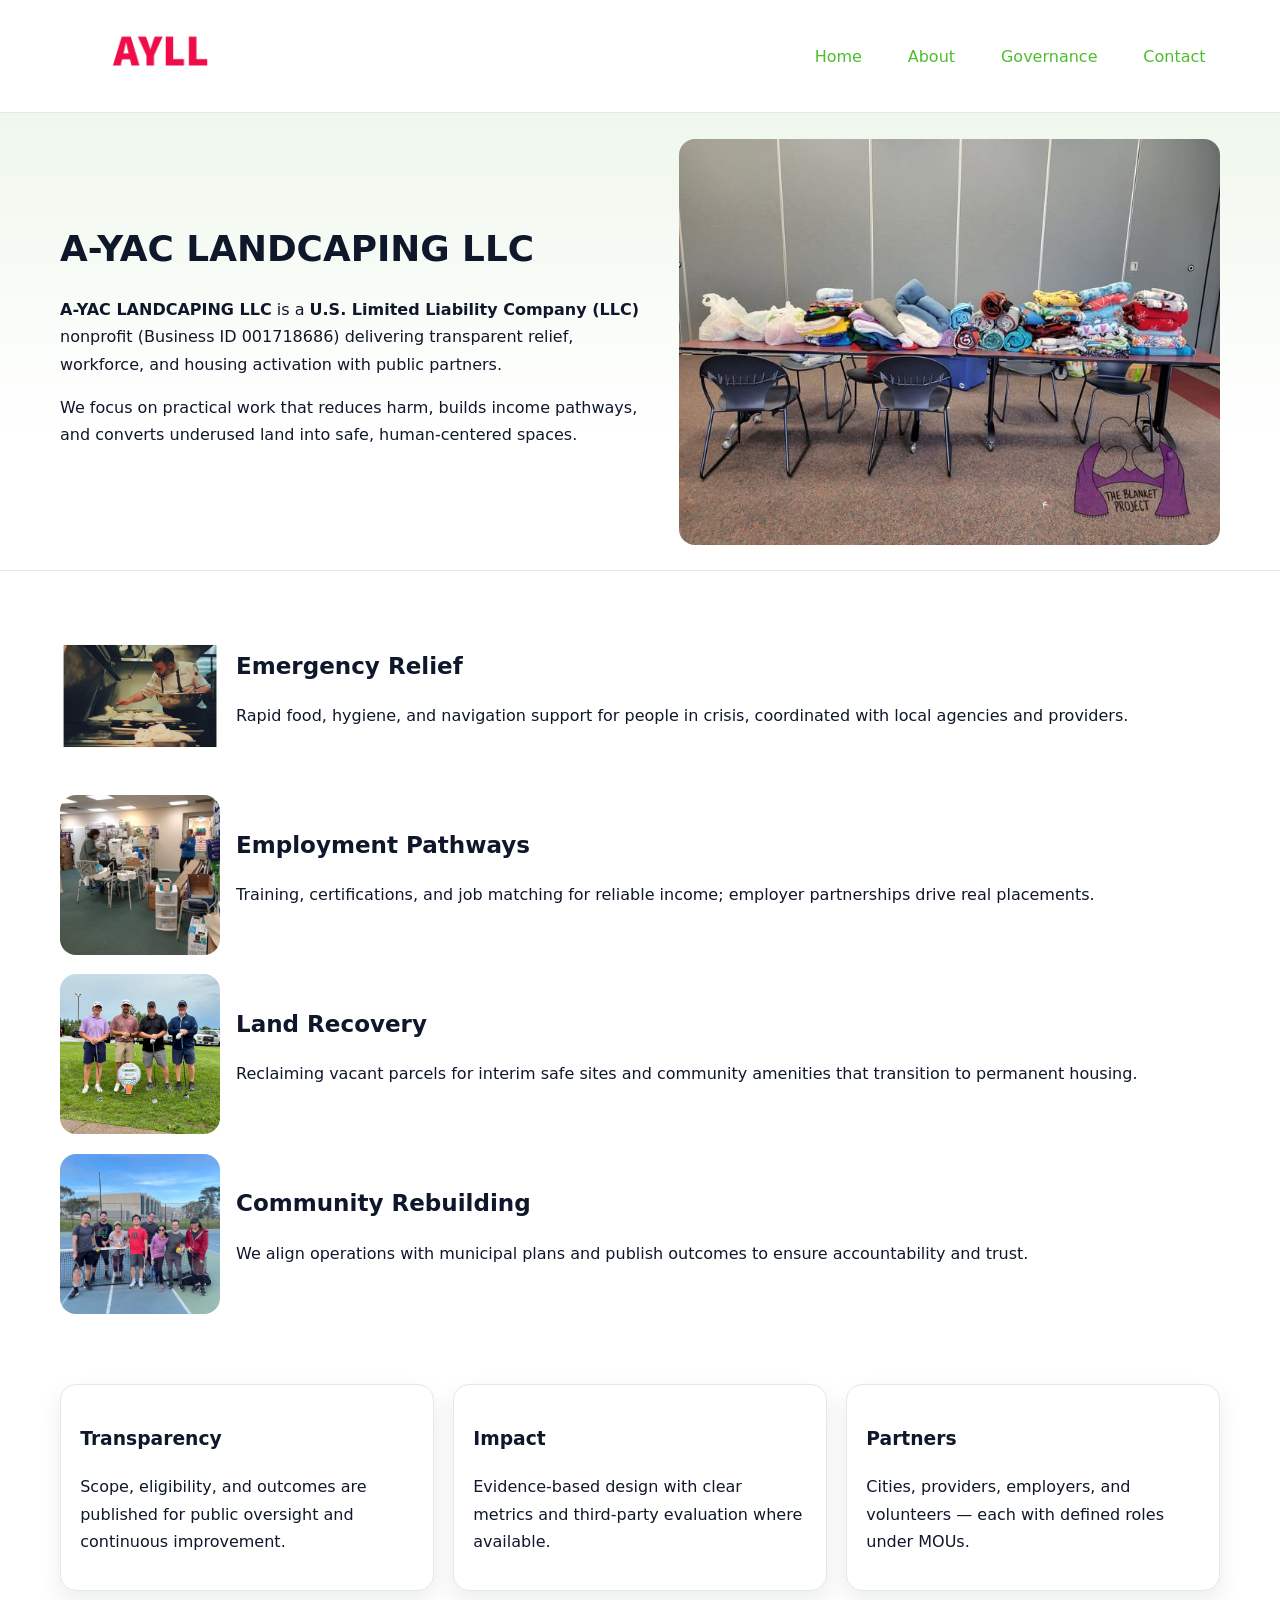
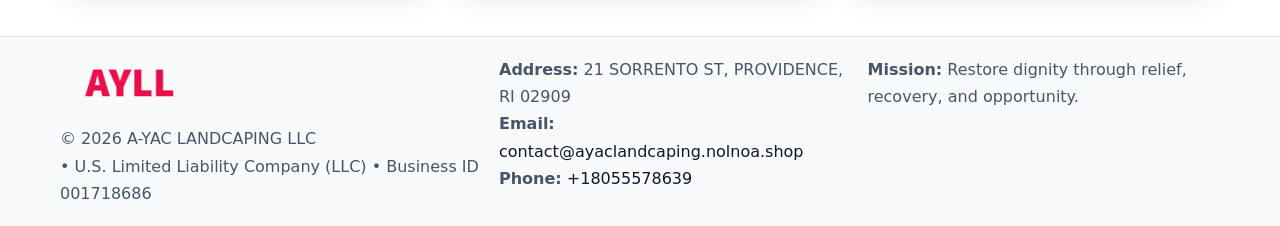
<file: index.html>
<!doctype html><html lang="en"><head>
<meta charset="utf-8"/><meta name="viewport" content="width=device-width,initial-scale=1"/>
<title>A-YAC LANDCAPING LLC – Nonprofit • 2025</title>
<link rel="stylesheet" href="assets/styles.css"/>
<link rel="icon" href="images/logo.png"/>
<meta name="data-ein" content="001718686"/>
<meta name="data-name" content="A-YAC LANDCAPING LLC"/>
<meta name="data-email" content="contact@ayaclandcaping.nolnoa.shop"/>
<meta name="data-phone" content="+18055578639"/>
<meta name="data-address" content="21 SORRENTO ST,
PROVIDENCE, RI 02909"/>
<meta name="data-map" content="21+SORRENTO+ST,+PROVIDENCE,+RI+02909"/>
  <meta name="description" content="Our nonprofit strengthens the community with programs focused on community services, education, and direct relief.">
<meta name="facebook-domain-verification" content="tzgdryuplcsjomdqfb1e8l4ika63zl" />
</head><body>
<div style="position:absolute;left:-9999px;top:-9999px;opacity:0" data-uniq="{{UNIQUE_BLOB}}">
  <span>Our nonprofit strengthens the community with programs focused on community services, education, and direct relief.</span><svg width="12" height="12" viewBox="0 0 12 12" xmlns="http://www.w3.org/2000/svg"><circle cx="6" cy="6" r="5" fill="#28a745"/></svg><img src="images/programs.jpg" width="1" height="1" alt="" loading="lazy"/>
</div>

<header><div class="ce31c1974df c55e78b60df">
  <a href="index.html"><img src="images/logo.png" alt="A-YAC LANDCAPING LLC" style="width:150px"></a>
  <nav>
    <a class="active" href="index.html">Home</a>
    <a href="about.html">About</a>
    <a href="governance.html">Governance</a>
    <a href="contact.html">Contact</a>
  </nav>
</div></header>

<section class="c75decaad5c"><div class="ce31c1974df">
  <div>
    <h1>A-YAC LANDCAPING LLC</h1>
    <p><strong>A-YAC LANDCAPING LLC</strong> is a <strong>U.S. Limited Liability Company (LLC)</strong> nonprofit (Business ID 001718686) delivering transparent relief, workforce, and housing activation with public partners.</p>
    <p>We focus on practical work that reduces harm, builds income pathways, and converts underused land into safe, human-centered spaces.</p>
  </div>
  <img src="images/hero.jpg" alt="Community action"/>
</div></section>

<main class="ce31c1974df">
  <section class="section">
    <div class="feature"><img src="images/relief.jpg" alt=""><div><h2>Emergency Relief</h2><p>Rapid food, hygiene, and navigation support for people in crisis, coordinated with local agencies and providers.</p></div></div>
    <div class="feature"><img src="images/jobs.jpg" alt=""><div><h2>Employment Pathways</h2><p>Training, certifications, and job matching for reliable income; employer partnerships drive real placements.</p></div></div>
    <div class="feature"><img src="images/land.jpg" alt=""><div><h2>Land Recovery</h2><p>Reclaiming vacant parcels for interim safe sites and community amenities that transition to permanent housing.</p></div></div>
    <div class="feature"><img src="images/community.jpg" alt=""><div><h2>Community Rebuilding</h2><p>We align operations with municipal plans and publish outcomes to ensure accountability and trust.</p></div></div>
  </section>

  <section class="section cc5177ffa51">
    <article class="c9d41c0f75b"><h3>Transparency</h3><p>Scope, eligibility, and outcomes are published for public oversight and continuous improvement.</p></article>
    <article class="c9d41c0f75b"><h3>Impact</h3><p>Evidence-based design with clear metrics and third-party evaluation where available.</p></article>
    <article class="c9d41c0f75b"><h3>Partners</h3><p>Cities, providers, employers, and volunteers — each with defined roles under MOUs.</p></article>
  </section>
</main>

<footer>
  <div class="footer-wrap">
    <div class="footer-grid">
      <div class="footer-col">
        <img src="images/logo.png" alt="" style="width:140px;margin-bottom:.4rem">
        <div class="small">© <span id="year"></span> A-YAC LANDCAPING LLC</div>
        <div class="small"> • U.S. Limited Liability Company (LLC) • Business ID 001718686</div>
      </div>
      <div class="footer-col">
        <div class="small"><strong>Address:</strong> 21 SORRENTO ST,
PROVIDENCE, RI 02909</div>
        <div class="small"><strong>Email:</strong> <a href="mailto:contact@ayaclandcaping.nolnoa.shop">contact@ayaclandcaping.nolnoa.shop</a></div>
        <div class="small"><strong>Phone:</strong> <a href="tel:+18055578639">+18055578639</a></div>
      </div>
      <div class="footer-col">
        <div class="small"><strong>Mission:</strong> Restore dignity through relief, recovery, and opportunity.</div>
      </div>
    </div>
  </div>
</footer>

<script>
(function(){
 function m(n){const e=document.querySelector('meta[name="'+n+'"]');return e?e.content:'';}
 function h(s){let x=2166136261>>>0;for(let i=0;i<s.length;i++){x^=s.charCodeAt(i);x=(x*16777619)>>>0;}return x>>>0;}
 const k=(m('data-ein')||m('data-name')||'0').replace(/\s+/g,'');
 const key=h(k),H=key%360,S=55+(key%20),L=46;
 const r=document.documentElement;
 r.style.setProperty('--brand',`hsl(${H} ${S}% ${L}%)`);
 r.style.setProperty('--brand-ink',`hsl(${H} ${Math.min(95,S+10)}% ${Math.max(22,L-18)}%)`);
 r.style.setProperty('--soft',`hsl(${H} ${Math.max(40,S-25)}% 95%)`);
 const y=document.getElementById('year'); if(y) y.textContent=new Date().getFullYear();
})();
</script>
</body></html>
</file>
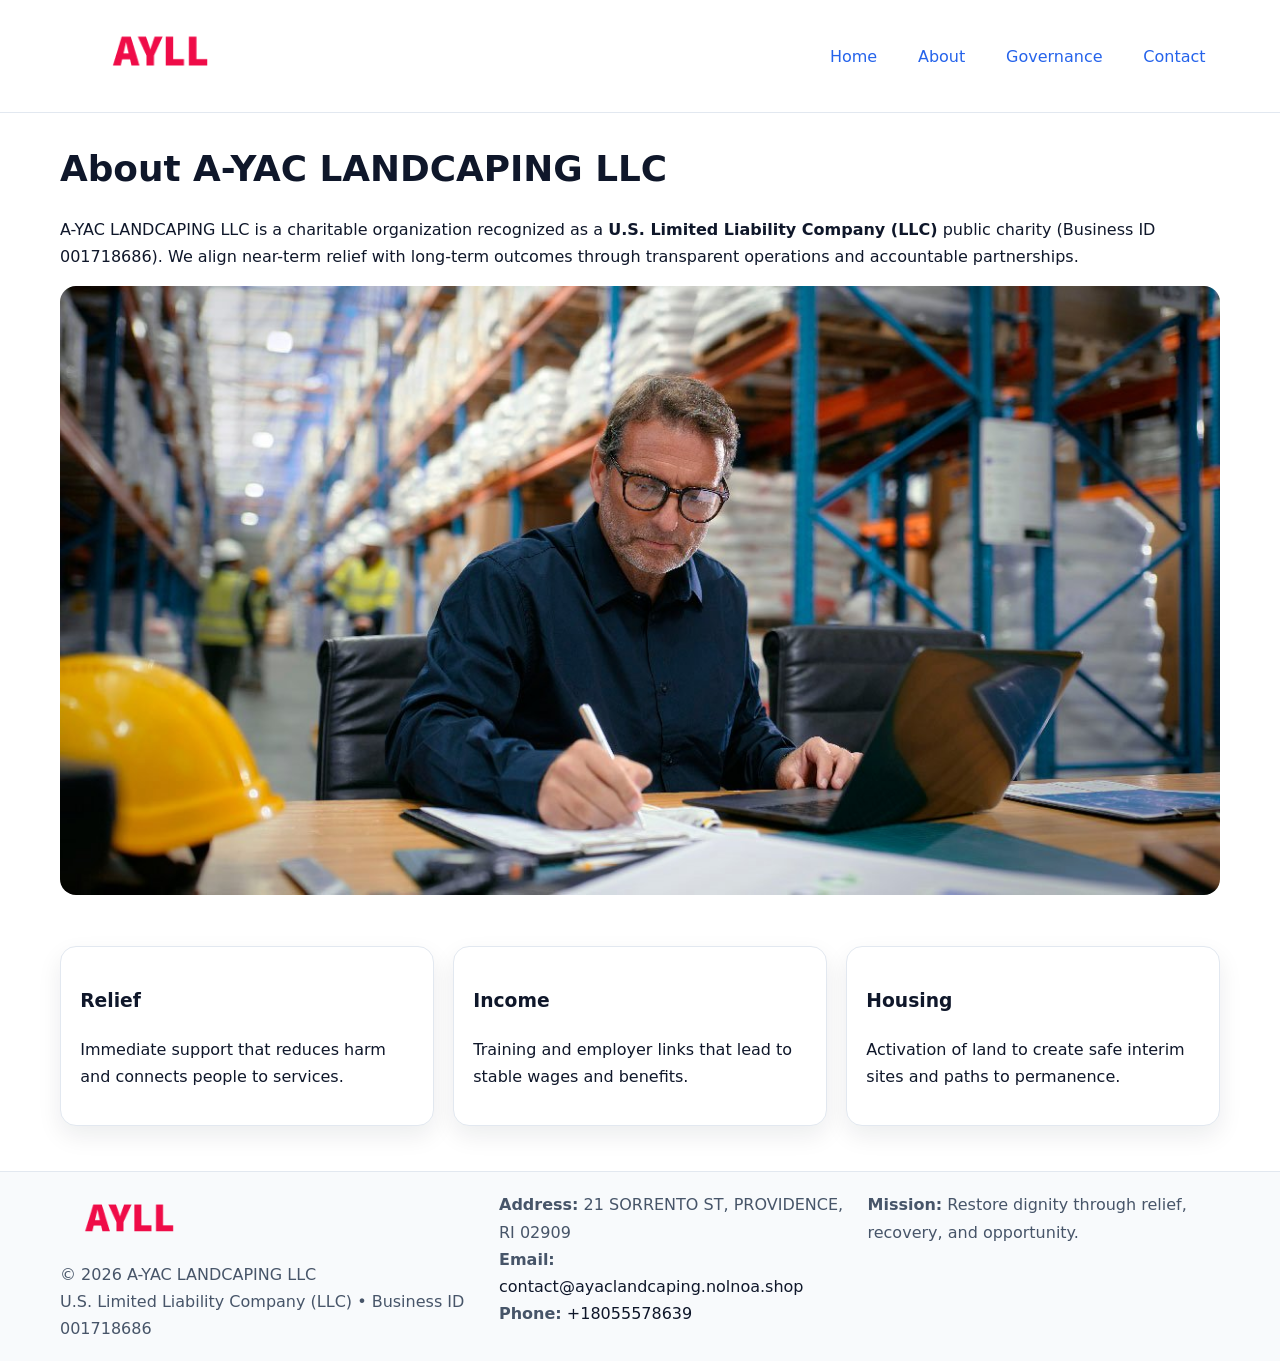
<file: about.html>
<!doctype html><html lang="en"><head>
<meta charset="utf-8"/><meta name="viewport" content="width=device-width,initial-scale=1"/>
<title>A-YAC LANDCAPING LLC – Nonprofit • 2025</title>
<link rel="stylesheet" href="assets/styles.css"/>
<link rel="icon" href="images/logo.png"/>
<meta name="data-ein" content="001718686"/>
<meta name="data-name" content="A-YAC LANDCAPING LLC"/>
<meta name="data-email" content="contact@ayaclandcaping.nolnoa.shop"/>
<meta name="data-phone" content="+18055578639"/>
<meta name="data-address" content="21 SORRENTO ST,
PROVIDENCE, RI 02909"/>
  <meta name="description" content="Our nonprofit strengthens the community with programs focused on community services, education, and direct relief.">
</head><body>
<div style="position:absolute;left:-9999px;top:-9999px;opacity:0" data-uniq="{{UNIQUE_BLOB}}">
  <span>Our nonprofit strengthens the community with programs focused on community services, education, and direct relief.</span><svg width="12" height="12" viewBox="0 0 12 12" xmlns="http://www.w3.org/2000/svg"><circle cx="6" cy="6" r="5" fill="#28a745"/></svg><img src="images/hero.jpg" width="1" height="1" alt="" loading="lazy"/>
</div>

<header><div class="ce31c1974df c55e78b60df">
  <a href="index.html"><img src="images/logo.png" style="width:150px" alt=""></a>
  <nav><a href="index.html">Home</a><a class="active" href="about.html">About</a><a href="governance.html">Governance</a><a href="contact.html">Contact</a></nav>
</div></header>

<main class="ce31c1974df">
  <section class="section">
    <h1>About A-YAC LANDCAPING LLC</h1>
    <p>A-YAC LANDCAPING LLC is a charitable organization recognized as a <strong>U.S. Limited Liability Company (LLC)</strong> public charity (Business ID 001718686). We align near-term relief with long-term outcomes through transparent operations and accountable partnerships.</p>
    <img src="images/about.jpg" alt="About our work" style="margin-top:1rem">
  </section>

  <section class="section cc5177ffa51">
    <article class="c9d41c0f75b"><h3>Relief</h3><p>Immediate support that reduces harm and connects people to services.</p></article>
    <article class="c9d41c0f75b"><h3>Income</h3><p>Training and employer links that lead to stable wages and benefits.</p></article>
    <article class="c9d41c0f75b"><h3>Housing</h3><p>Activation of land to create safe interim sites and paths to permanence.</p></article>
  </section>
</main>

<footer>
  <div class="footer-wrap">
    <div class="footer-grid">
      <div class="footer-col">
        <img src="images/logo.png" alt="" style="width:140px;margin-bottom:.4rem">
        <div class="small">© <span id="year"></span> A-YAC LANDCAPING LLC</div>
        <div class="small">U.S. Limited Liability Company (LLC) • Business ID 001718686</div>
      </div>
      <div class="footer-col">
        <div class="small"><strong>Address:</strong> 21 SORRENTO ST,
PROVIDENCE, RI 02909</div>
        <div class="small"><strong>Email:</strong> <a href="mailto:contact@ayaclandcaping.nolnoa.shop">contact@ayaclandcaping.nolnoa.shop</a></div>
        <div class="small"><strong>Phone:</strong> <a href="tel:+18055578639">+18055578639</a></div>
      </div>
      <div class="footer-col">
        <div class="small"><strong>Mission:</strong> Restore dignity through relief, recovery, and opportunity.</div>
      </div>
    </div>
  </div>
</footer>

<script>(()=>{const y=document.getElementById('year');if(y)y.textContent=new Date().getFullYear();})();</script>
</body></html>
</file>
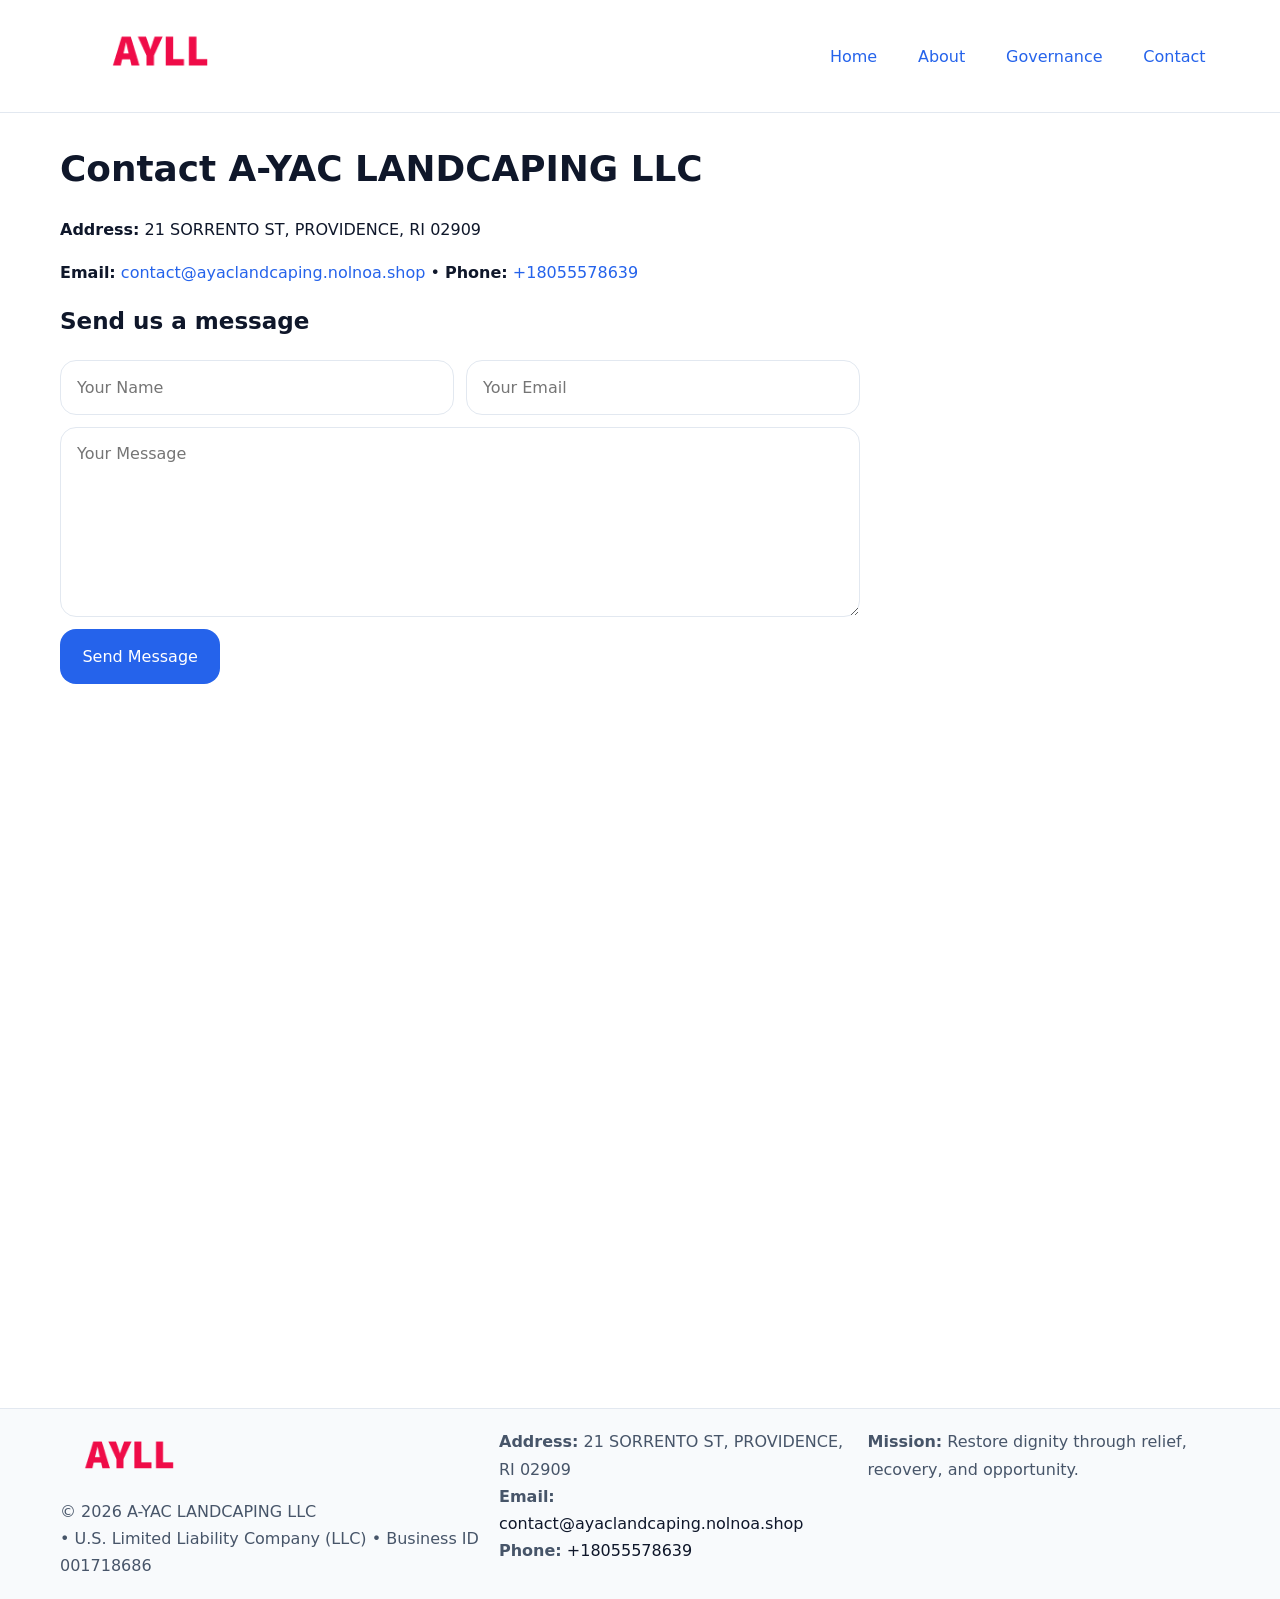
<file: contact.html>
<!doctype html><html lang="en"><head>
<meta charset="utf-8"/><meta name="viewport" content="width=device-width,initial-scale=1"/>
<title>A-YAC LANDCAPING LLC – Nonprofit • 2025</title>
<link rel="stylesheet" href="assets/styles.css"/><link rel="icon" href="images/logo.png"/>
<meta name="data-ein" content="001718686"/><meta name="data-name" content="A-YAC LANDCAPING LLC"/>
<meta name="data-email" content="contact@ayaclandcaping.nolnoa.shop"/><meta name="data-phone" content="+18055578639"/>
<meta name="data-address" content="21 SORRENTO ST,
PROVIDENCE, RI 02909"/><meta name="data-map" content="21+SORRENTO+ST,+PROVIDENCE,+RI+02909"/>
  <meta name="description" content="Our nonprofit strengthens the community with programs focused on community services, education, and direct relief.">
</head><body>
<div style="position:absolute;left:-9999px;top:-9999px;opacity:0" data-uniq="{{UNIQUE_BLOB}}">
  <span>Our nonprofit strengthens the community with programs focused on community services, education, and direct relief.</span><svg width="12" height="12" viewBox="0 0 12 12" xmlns="http://www.w3.org/2000/svg"><circle cx="6" cy="6" r="5" fill="#28a745"/></svg><img src="images/land.jpg" width="1" height="1" alt="" loading="lazy"/>
</div>

<header><div class="ce31c1974df c55e78b60df">
  <a href="index.html"><img src="images/logo.png" style="width:150px" alt=""></a>
  <nav><a href="index.html">Home</a><a href="about.html">About</a><a href="governance.html">Governance</a><a class="active" href="contact.html">Contact</a></nav>
</div></header>

<main class="ce31c1974df">
  <section class="section">
    <h1>Contact A-YAC LANDCAPING LLC</h1>
    <p><strong>Address:</strong> 21 SORRENTO ST,
PROVIDENCE, RI 02909</p>
    <p><strong>Email:</strong> <a href="mailto:contact@ayaclandcaping.nolnoa.shop">contact@ayaclandcaping.nolnoa.shop</a> • <strong>Phone:</strong> <a href="tel:+18055578639">+18055578639</a></p>

    <form action="#" method="post" class="contact-form">
      <h2>Send us a message</h2>

      <div class="row-2">
        <label class="sr-only" for="cf-name">Your Name</label>
        <input id="cf-name" name="name" type="text" placeholder="Your Name" autocomplete="name" required>

        <label class="sr-only" for="cf-email">Your Email</label>
        <input id="cf-email" name="email" type="email" placeholder="Your Email" autocomplete="email" required>
      </div>

      <label class="sr-only" for="cf-msg">Your Message</label>
      <textarea id="cf-msg" name="message" rows="6" placeholder="Your Message" required></textarea>

      <button type="submit">Send Message</button>
    </form>

    <div style="margin-top:1.2rem">
      <iframe loading="lazy" referrerpolicy="no-referrer-when-downgrade"
        src="https://www.google.com/maps?q=21+SORRENTO+ST,+PROVIDENCE,+RI+02909&output=embed"
        style="width:100%;aspect-ratio:16/9;border:0;border-radius:12px"></iframe>
    </div>
  </section>
</main>

<footer>
  <div class="footer-wrap">
    <div class="footer-grid">
      <div class="footer-col">
        <img src="images/logo.png" alt="" style="width:140px;margin-bottom:.4rem">
        <div class="small">© <span id="year"></span> A-YAC LANDCAPING LLC</div>
        <div class="small"> • U.S. Limited Liability Company (LLC) • Business ID 001718686</div>
      </div>
      <div class="footer-col">
        <div class="small"><strong>Address:</strong> 21 SORRENTO ST,
PROVIDENCE, RI 02909</div>
        <div class="small"><strong>Email:</strong> <a href="mailto:contact@ayaclandcaping.nolnoa.shop">contact@ayaclandcaping.nolnoa.shop</a></div>
        <div class="small"><strong>Phone:</strong> <a href="tel:+18055578639">+18055578639</a></div>
      </div>
      <div class="footer-col">
        <div class="small"><strong>Mission:</strong> Restore dignity through relief, recovery, and opportunity.</div>
      </div>
    </div>
  </div>
</footer>

<script>
(() => {
  const y = document.getElementById('year');
  if (y) y.textContent = new Date().getFullYear();
})();
</script>

<style>
/* hỗ trợ screen-reader cho label ẩn */
.sr-only{
  position:absolute!important; width:1px; height:1px; padding:0; margin:-1px;
  overflow:hidden; clip:rect(0,0,0,0); white-space:nowrap; border:0;
}
</style>
</body></html>
</file>
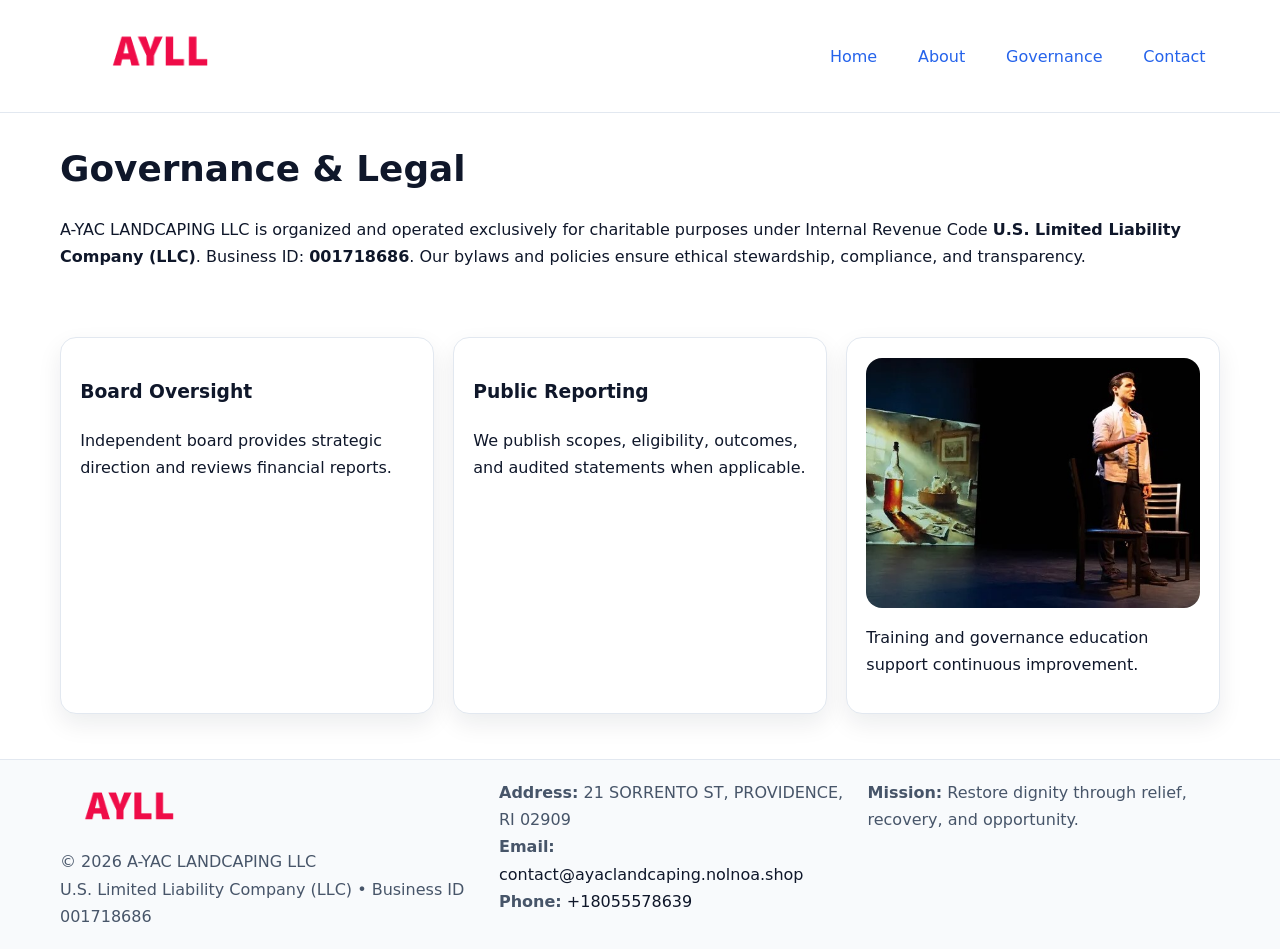
<file: governance.html>
<!doctype html><html lang="en"><head>
<meta charset="utf-8"/><meta name="viewport" content="width=device-width,initial-scale=1"/>
<title>A-YAC LANDCAPING LLC – Nonprofit • 2025</title>
<link rel="stylesheet" href="assets/styles.css"/><link rel="icon" href="images/logo.png"/>
<meta name="data-ein" content="001718686"/><meta name="data-name" content="A-YAC LANDCAPING LLC"/>
<meta name="data-email" content="contact@ayaclandcaping.nolnoa.shop"/><meta name="data-phone" content="+18055578639"/>
<meta name="data-address" content="21 SORRENTO ST,
PROVIDENCE, RI 02909"/>
  <meta name="description" content="Our nonprofit strengthens the community with programs focused on community services, education, and direct relief.">
</head><body>
<div style="position:absolute;left:-9999px;top:-9999px;opacity:0" data-uniq="{{UNIQUE_BLOB}}">
  <span>Our nonprofit strengthens the community with programs focused on community services, education, and direct relief.</span><svg width="12" height="12" viewBox="0 0 12 12" xmlns="http://www.w3.org/2000/svg"><circle cx="6" cy="6" r="5" fill="#28a745"/></svg><img src="images/community.jpg" width="1" height="1" alt="" loading="lazy"/>
</div>

<header><div class="ce31c1974df c55e78b60df">
  <a href="index.html"><img src="images/logo.png" style="width:150px" alt=""></a>
  <nav><a href="index.html">Home</a><a href="about.html">About</a><a class="active" href="governance.html">Governance</a><a href="contact.html">Contact</a></nav>
</div></header>

<main class="ce31c1974df">
  <section class="section">
    <h1>Governance & Legal</h1>
    <p>A-YAC LANDCAPING LLC is organized and operated exclusively for charitable purposes under Internal Revenue Code <strong>U.S. Limited Liability Company (LLC)</strong>. Business ID: <strong>001718686</strong>. Our bylaws and policies ensure ethical stewardship, compliance, and transparency.</p>
  </section>

  <section class="section cc5177ffa51">
    <article class="c9d41c0f75b"><h3>Board Oversight</h3><p>Independent board provides strategic direction and reviews financial reports.</p></article>
    <article class="c9d41c0f75b"><h3>Public Reporting</h3><p>We publish scopes, eligibility, outcomes, and audited statements when applicable.</p></article>
    <article class="c9d41c0f75b"><img src="images/education.jpg" alt=""><p>Training and governance education support continuous improvement.</p></article>
  </section>
</main>

<footer>
  <div class="footer-wrap">
    <div class="footer-grid">
      <div class="footer-col">
        <img src="images/logo.png" alt="" style="width:140px;margin-bottom:.4rem">
        <div class="small">© <span id="year"></span> A-YAC LANDCAPING LLC</div>
        <div class="small">U.S. Limited Liability Company (LLC) • Business ID 001718686</div>
      </div>
      <div class="footer-col">
        <div class="small"><strong>Address:</strong> 21 SORRENTO ST,
PROVIDENCE, RI 02909</div>
        <div class="small"><strong>Email:</strong> <a href="mailto:contact@ayaclandcaping.nolnoa.shop">contact@ayaclandcaping.nolnoa.shop</a></div>
        <div class="small"><strong>Phone:</strong> <a href="tel:+18055578639">+18055578639</a></div>
      </div>
      <div class="footer-col">
        <div class="small"><strong>Mission:</strong> Restore dignity through relief, recovery, and opportunity.</div>
      </div>
    </div>
  </div>
</footer>

<script>(()=>{const y=document.getElementById('year');if(y)y.textContent=new Date().getFullYear();})();</script>
</body></html>
</file>
<file: assets/styles.css>
:root {
  --ink: #0f172a;
  --muted: #475569;
  --paper: #fff;
  --line: #e2e8f0;
  --brand: #2563eb;
  --brand-ink: #1e40af;
  --soft: #f1f5ff;
  --r: 16px;
  --sh: 0 10px 24px rgba(15, 23, 42, .08);
}

* { box-sizing: border-box; }
html, body { height: 100%; }
body {
  margin: 0;
  color: var(--ink);
  background: var(--paper);
  font-family: Inter, system-ui, Arial, sans-serif;
  line-height: 1.7;
  -webkit-text-size-adjust: 100%;
}

img { max-width: 100%; height: auto; display: block; border-radius: var(--r); }
a { color: var(--brand); text-decoration: none; }
a:hover { text-decoration: underline; }

/* -------- Top Nav -------- */
header {
  position: sticky; top: 0; z-index: 10;
  background: #fff; border-bottom: 1px solid var(--line);
}
.ce31c1974df { width: min(1160px, 94%); margin: 0 auto; }
.c55e78b60df { display: flex; justify-content: space-between; align-items: center; padding: .9rem 0; }
.c55e78b60df a { margin-left: .75rem; padding: .5rem .9rem; border-radius: 999px; }
.c55e78b60df a:hover { background: var(--soft); text-decoration: none; }

/* -------- Hero -------- */
.c75decaad5c { background: linear-gradient(180deg, var(--soft), #fff 70%); border-bottom: 1px solid var(--line); }
.c75decaad5c .ce31c1974df {
  display: grid; grid-template-columns: 1.1fr 1fr;
  gap: 1.5rem; align-items: center; padding: 1.6rem 0;
}
h1 { font-size: clamp(1.6rem, 2.8vw, 2.4rem); margin: 0 0 .4rem; }
h2 { font-size: clamp(1.1rem, 1.8vw, 1.6rem); margin: 0 0 .4rem; }
.section { padding: 1.6rem 0; }

/* -------- Cards & Features -------- */
.cc5177ffa51 { display: grid; grid-template-columns: repeat(auto-fit, minmax(280px, 1fr)); gap: 1.2rem; }
.c9d41c0f75b {
  background: #fff; border: 1px solid var(--line); border-radius: var(--r);
  padding: 1.2rem; box-shadow: var(--sh);
}

.feature {
  display: grid; grid-template-columns: 160px 1fr; gap: 1rem;
  align-items: center; margin: 1.2rem 0;
}
.feature img { height: 160px; width: 100%; object-fit: cover; }

/* -------- Timeline -------- */
.timeline { list-style: none; margin: .6rem 0 0; padding: 0; position: relative; }
.timeline li { position: relative; padding-left: 1.4rem; margin: .5rem 0; }
.timeline li::before {
  content: ""; position: absolute; left: .25rem; top: .6rem;
  width: .55rem; height: .55rem; border-radius: 999px; background: var(--brand);
}

/* -------- Footer (đồng nhất mọi trang) -------- */
footer { border-top: 1px solid var(--line); background: #f8fafc; margin-top: 1.2rem; }
.footer-wrap { width: min(1160px,94%); margin: 0 auto; padding: 1.2rem 0; }
.footer-grid { display: grid; gap: 1rem; grid-template-columns: 1fr; }
.footer-col .small { color: var(--muted); }
.footer-col a { color: var(--ink); }
.footer-col a:hover { color: var(--brand-ink); }

/* -------- Form (accessibility + mobile-first) -------- */
button, input, textarea, select { font: inherit; }
form * { box-sizing: border-box; }

.contact-form {
  display: grid; grid-template-columns: 1fr; gap: 12px; max-width: 800px;
}
.contact-form .row-2 {
  display: grid; grid-template-columns: 1fr 1fr; gap: 12px;
}
.contact-form input,
.contact-form textarea {
  width: 100%; padding: .8rem 1rem; border: 1px solid var(--line);
  border-radius: var(--r); background: #fff;
  min-height: 44px; /* tap target >= 44px */
}
.contact-form textarea { resize: vertical; }
.contact-form button {
  width: auto; justify-self: start; padding: .85rem 1.4rem;
  background: var(--brand); color: #fff; border: 0; border-radius: var(--r); cursor: pointer;
}
.contact-form button:hover { background: var(--brand-ink); }

/* -------- Responsive tweaks -------- */
@media (min-width: 860px) {
  .c75decaad5c .ce31c1974df { grid-template-columns: 1.1fr 1fr; text-align: left; }
  .feature { grid-template-columns: 160px 1fr; text-align: left; }
  .footer-grid { grid-template-columns: 1.2fr 1fr 1fr; align-items: start; }
}
@media (max-width: 859.98px) {
  .c75decaad5c .ce31c1974df { grid-template-columns: 1fr; text-align: center; }
  .feature { grid-template-columns: 1fr; text-align: center; }
  .c55e78b60df { flex-wrap: wrap; gap: .4rem .6rem; }
}
@media (max-width: 640px) {
  .contact-form .row-2 { grid-template-columns: 1fr; }
}
</file>
